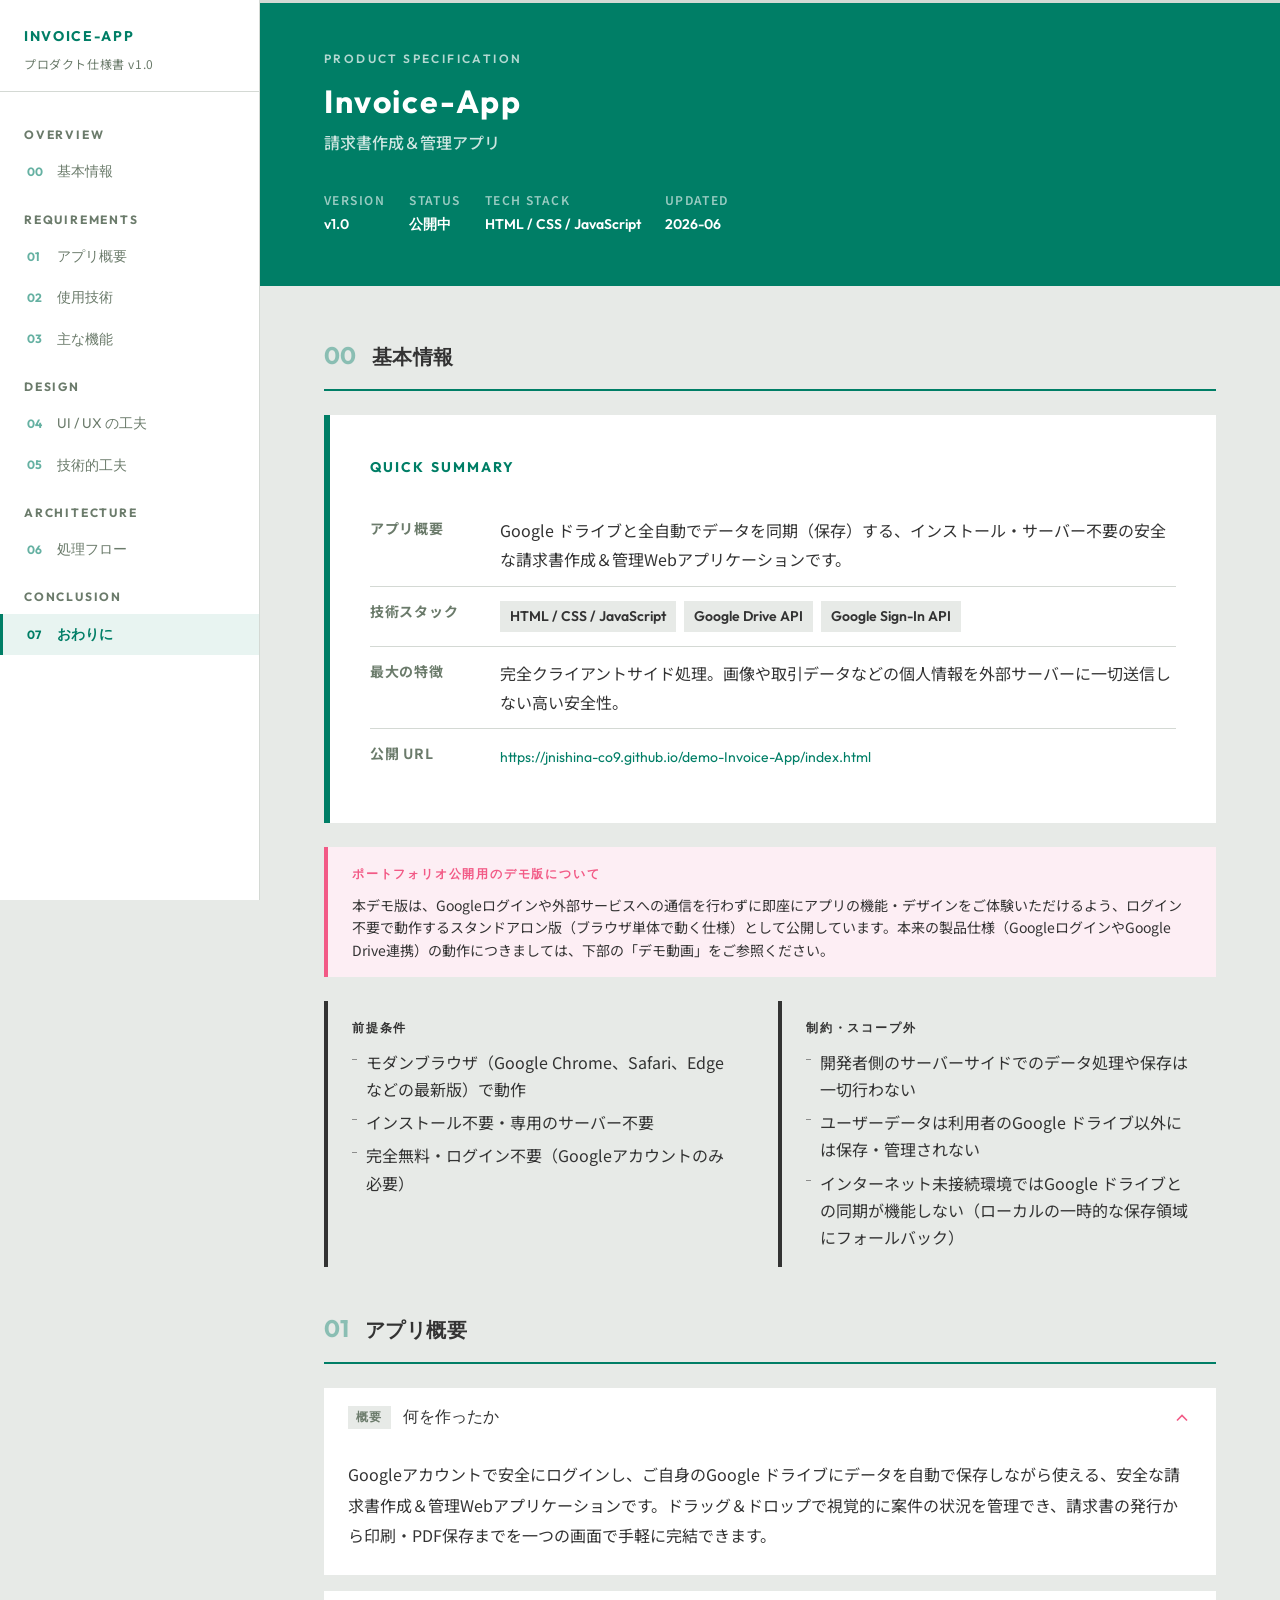
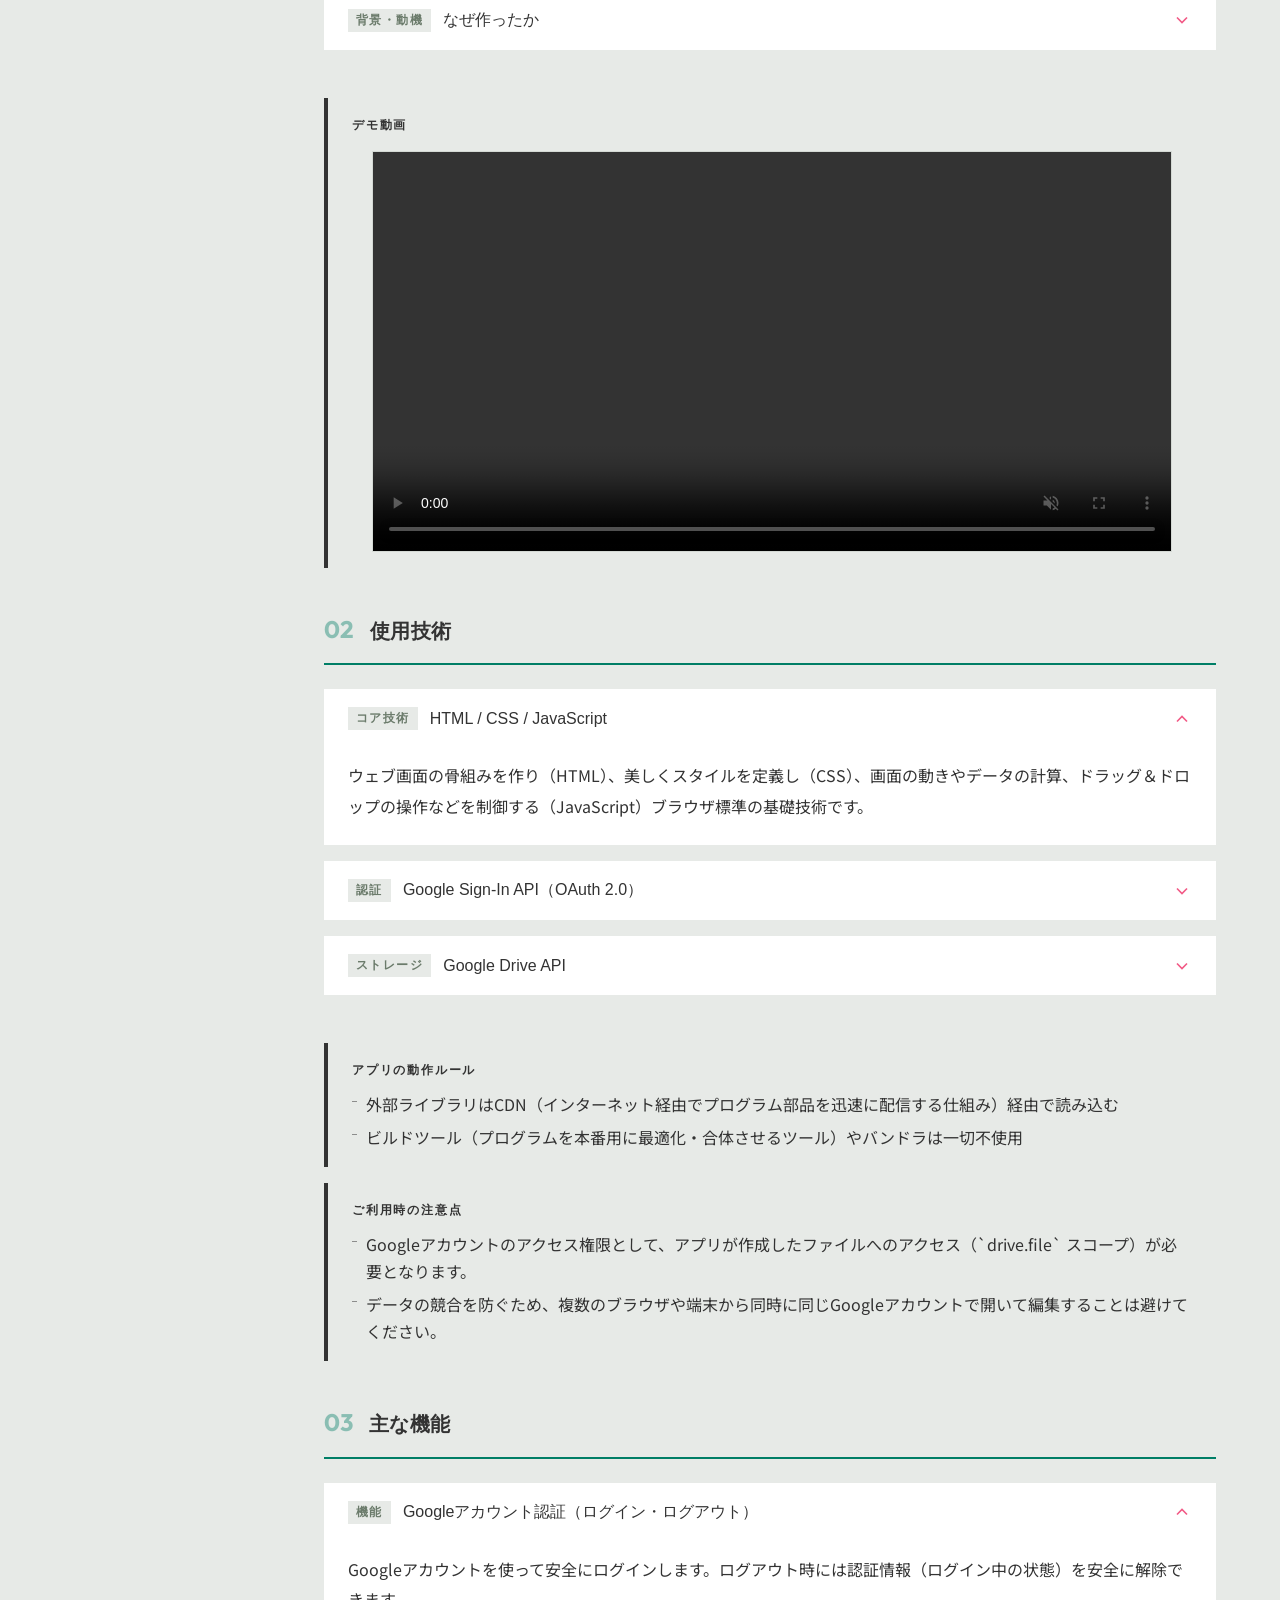
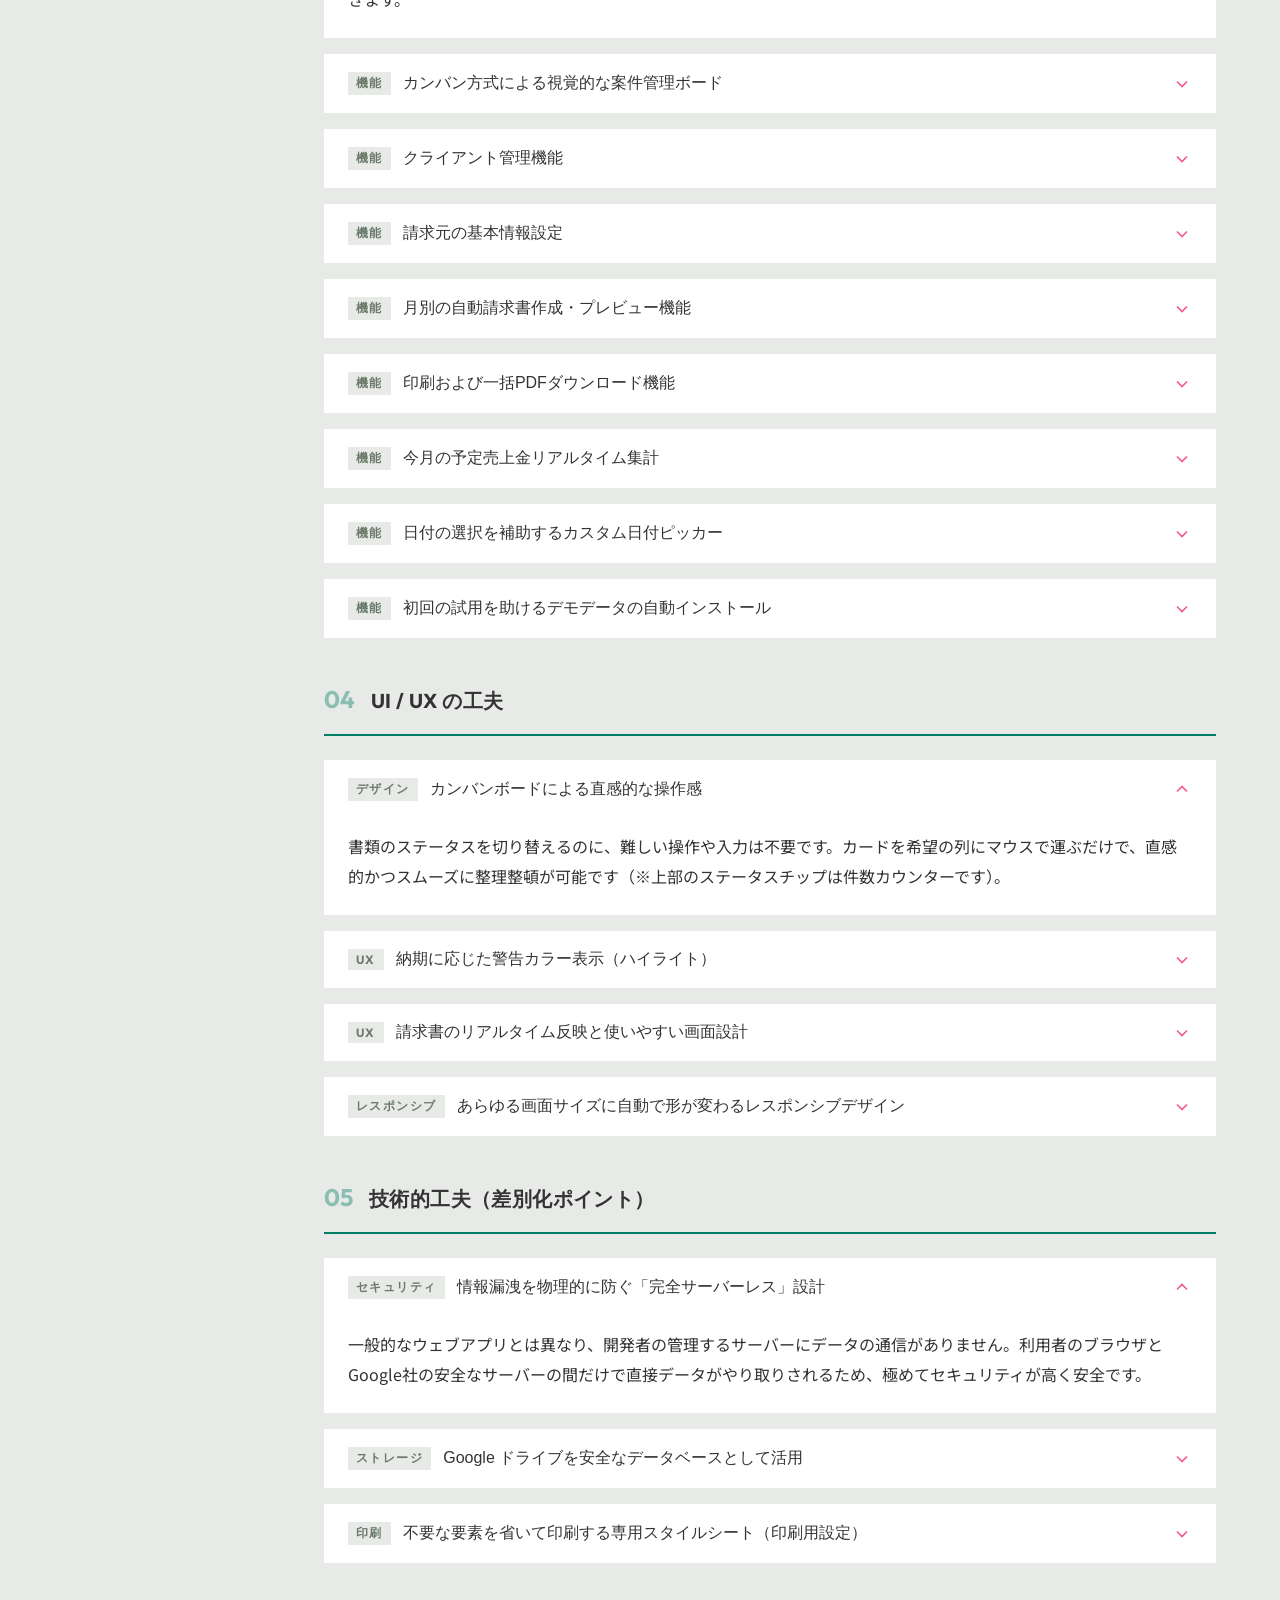
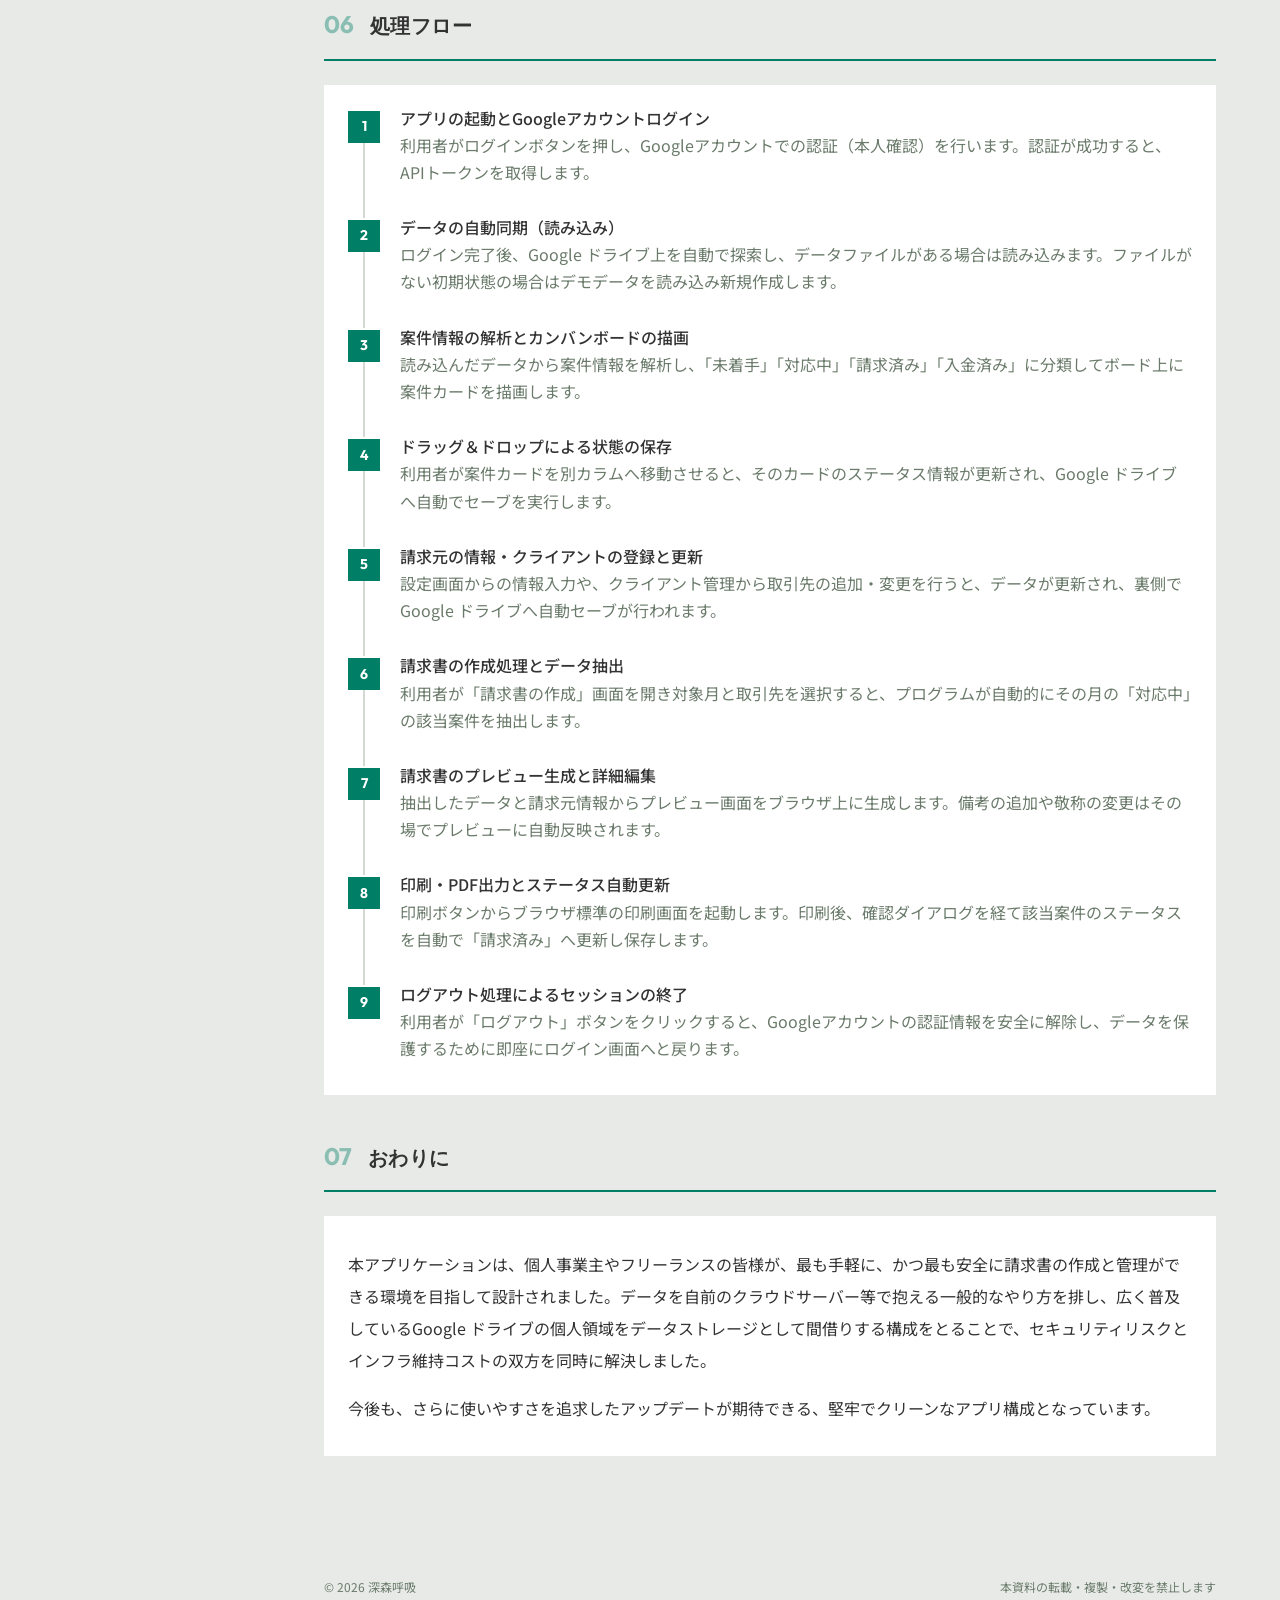
<file: spec.html>
<!DOCTYPE html>
<html lang="ja">

<head>
  <meta charset="UTF-8">
  <meta name="viewport" content="width=device-width, initial-scale=1.0">
  <link rel="icon" href="favicon.png" type="image/png">
  <link rel="apple-touch-icon" href="apple-touch-icon.png">
  <title>仕様書 | Invoice-App</title>
  <link rel="preconnect" href="https://fonts.googleapis.com">
  <link rel="preconnect" href="https://fonts.gstatic.com" crossorigin>
  <link
    href="https://fonts.googleapis.com/css2?family=Noto+Sans+JP:wght@400;500;700&family=Outfit:wght@400;600;700&display=swap"
    rel="stylesheet">
  <style>
    /* =============================================
     RESET & BASE
  ============================================= */
    *,
    *::before,
    *::after {
      box-sizing: border-box;
      margin: 0;
      padding: 0;
    }

    :root {
      /* 4色パレット（SPEC-HTML.md指定） */
      --color-main: #007E66;
      /* メインカラー（ダークグリーン） */
      --color-base: #FFFFFF;
      /* ベースカラー（白） */
      --color-sub: #E7EAE7;
      /* サブカラー（ライトグレーグリーン） */
      --color-accent: #F25A86;
      /* アクセントカラー（ピンク） */
      --color-text: #333333;
      /* テキストカラー */
      /* 派生色 */
      --color-text-sub: #6B7B6B;
      --color-border: #D4D9D4;
      --color-main-light: #E8F4F1;
      --color-accent-light: #FDEEF4;
      --font-base: 'Noto Sans JP', 'Segoe UI', 'Hiragino Kaku Gothic ProN', 'Hiragino Sans', 'Yu Gothic', 'Meiryo', sans-serif;
      --font-accent: 'Outfit', 'Segoe UI', -apple-system, sans-serif;
      --sidebar-width: 260px;
    }

    html {
      scroll-behavior: smooth;
    }

    body {
      font-family: var(--font-base);
      font-size: 16px;
      line-height: 1.8;
      color: var(--color-text);
      background: var(--color-sub);
      min-height: 100vh;
    }

    /* =============================================
     LAYOUT SHELL
  ============================================= */
    .layout {
      display: flex;
      min-height: 100vh;
    }

    /* =============================================
     SIDEBAR
  ============================================= */
    .sidebar {
      position: fixed;
      top: 0;
      left: 0;
      width: var(--sidebar-width);
      height: 100vh;
      background: var(--color-base);
      display: flex;
      flex-direction: column;
      overflow: hidden;
      z-index: 100;
      border-right: 1px solid var(--color-border);
    }

    .sidebar__brand {
      padding: 24px 24px 16px;
      border-bottom: 1px solid var(--color-border);
      flex-shrink: 0;
    }

    .sidebar__app-name {
      font-family: var(--font-accent);
      font-size: 14px;
      font-weight: 700;
      letter-spacing: 0.12em;
      color: var(--color-main);
      text-decoration: none;
      display: block;
    }

    .sidebar__app-name:hover {
      opacity: 0.7;
    }

    .sidebar__doc-type {
      font-size: 12px;
      color: var(--color-text-sub);
      letter-spacing: 0.05em;
      margin-top: 4px;
    }

    .sidebar__nav {
      flex: 1;
      overflow-y: auto;
      padding: 16px 0 24px;
    }

    .sidebar__nav::-webkit-scrollbar {
      width: 4px;
    }

    .sidebar__nav::-webkit-scrollbar-track {
      background: transparent;
    }

    .sidebar__nav::-webkit-scrollbar-thumb {
      background: var(--color-border);
    }

    .nav__section-label {
      font-family: var(--font-accent);
      font-size: 12px;
      font-weight: 700;
      letter-spacing: 0.15em;
      color: var(--color-text-sub);
      text-transform: uppercase;
      padding: 16px 24px 6px;
    }

    .nav__item {
      display: flex;
      align-items: center;
      gap: 10px;
      padding: 8px 24px;
      font-family: var(--font-accent);
      font-size: 14px;
      color: var(--color-text-sub);
      text-decoration: none;
      cursor: pointer;
      transition: background 0.15s, color 0.15s;
      border-left: 3px solid transparent;
    }

    .nav__item:hover {
      background: var(--color-sub);
      color: var(--color-text);
    }

    .nav__item.is-active {
      background: var(--color-main-light);
      color: var(--color-main);
      border-left-color: var(--color-main);
      font-weight: 700;
    }

    .nav__item-num {
      font-family: var(--font-accent);
      font-size: 12px;
      font-weight: 700;
      color: var(--color-main);
      opacity: 0.6;
      min-width: 20px;
    }

    .nav__item.is-active .nav__item-num {
      opacity: 1;
    }

    /* =============================================
     MAIN CONTENT
  ============================================= */
    .main {
      margin-left: var(--sidebar-width);
      flex: 1;
      min-width: 0;
    }

    /* =============================================
     PAGE HEADER
  ============================================= */
    .page-header {
      background: var(--color-main);
      padding: 48px 64px;
    }

    .page-header__eyebrow {
      font-family: var(--font-accent);
      font-size: 12px;
      font-weight: 600;
      letter-spacing: 0.2em;
      color: rgba(255, 255, 255, 0.7);
      text-transform: uppercase;
      margin-bottom: 12px;
    }

    .page-header__title {
      font-family: var(--font-accent);
      font-size: 32px;
      font-weight: 700;
      color: var(--color-base);
      letter-spacing: 0.05em;
      line-height: 1.2;
    }

    .page-header__subtitle {
      font-size: 16px;
      color: rgba(255, 255, 255, 0.8);
      margin-top: 8px;
      font-weight: 500;
    }

    .page-header__meta {
      display: flex;
      gap: 24px;
      margin-top: 32px;
      flex-wrap: wrap;
    }

    .meta-badge {
      display: flex;
      flex-direction: column;
      gap: 2px;
    }

    .meta-badge__label {
      font-size: 12px;
      letter-spacing: 0.12em;
      color: rgba(255, 255, 255, 0.6);
      text-transform: uppercase;
      font-weight: 600;
    }

    .meta-badge__value {
      font-family: var(--font-accent);
      font-size: 14px;
      color: var(--color-base);
      font-weight: 600;
    }

    /* =============================================
     CONTENT AREA
  ============================================= */
    .content {
      padding: 48px 64px;
    }

    /* =============================================
     APP CARD (Section 0)
  ============================================= */
    .app-card {
      background: var(--color-base);
      padding: 40px;
      margin-bottom: 48px;
      border-left: 6px solid var(--color-main);
    }

    .app-card__title {
      font-family: var(--font-accent);
      font-size: 14px;
      font-weight: 700;
      letter-spacing: 0.15em;
      color: var(--color-main);
      text-transform: uppercase;
      margin-bottom: 24px;
    }

    .app-card__table {
      width: 100%;
      border-collapse: collapse;
    }

    .app-card__table tr {
      border-bottom: 1px solid var(--color-border);
    }

    .app-card__table tr:last-child {
      border-bottom: none;
    }

    .app-card__table th {
      font-size: 14px;
      font-weight: 700;
      color: var(--color-text-sub);
      letter-spacing: 0.05em;
      padding: 12px 16px 12px 0;
      text-align: left;
      white-space: nowrap;
      width: 130px;
      vertical-align: top;
    }

    .app-card__table td {
      font-size: 16px;
      color: var(--color-text);
      padding: 12px 0;
      vertical-align: top;
    }

    .tech-tag {
      display: inline-block;
      background: var(--color-sub);
      color: var(--color-text);
      font-size: 14px;
      padding: 3px 10px;
      font-family: var(--font-accent);
      font-weight: 600;
      margin: 2px 4px 2px 0;
    }

    .url-link {
      font-family: var(--font-accent);
      font-size: 14px;
      color: var(--color-main);
      text-decoration: none;
    }

    /* =============================================
     SECTION
  ============================================= */
    .spec-section {
      margin-bottom: 40px;
      scroll-margin-top: 24px;
    }

    .section-header {
      display: flex;
      align-items: baseline;
      gap: 16px;
      margin-bottom: 24px;
      padding-bottom: 12px;
      border-bottom: 2px solid var(--color-main);
    }

    .section-num {
      font-family: var(--font-accent);
      font-size: 24px;
      font-weight: 700;
      color: var(--color-main);
      opacity: 0.4;
    }

    .section-title {
      font-family: var(--font-accent);
      font-size: 20px;
      font-weight: 700;
      color: var(--color-text);
      letter-spacing: 0.02em;
    }

    .section-body {
      display: flex;
      flex-direction: column;
      gap: 16px;
    }

    /* =============================================
     ACCORDION
  ============================================= */
    .accordion {
      background: var(--color-base);
      overflow: hidden;
    }

    .accordion__trigger {
      width: 100%;
      display: flex;
      align-items: center;
      justify-content: space-between;
      padding: 18px 24px;
      background: none;
      border: none;
      cursor: pointer;
      text-align: left;
      gap: 12px;
      transition: background 0.15s;
    }

    .accordion__trigger:hover {
      background: var(--color-main-light);
    }

    .accordion__trigger-left {
      display: flex;
      align-items: center;
      gap: 12px;
    }

    .accordion__tag {
      font-family: var(--font-accent);
      font-size: 12px;
      font-weight: 700;
      letter-spacing: 0.12em;
      text-transform: uppercase;
      padding: 3px 8px;
      white-space: nowrap;
      background: var(--color-sub);
      color: var(--color-text-sub);
    }

    .accordion__title {
      font-size: 16px;
      font-weight: 500;
      color: var(--color-text);
    }

    .accordion__icon {
      width: 20px;
      height: 20px;
      flex-shrink: 0;
      color: var(--color-accent);
      transition: transform 0.25s ease;
    }

    .accordion.is-open .accordion__icon {
      transform: rotate(180deg);
    }

    .accordion__body {
      display: none;
      padding: 12px 24px 24px;
      animation: fadeIn 0.2s ease;
    }

    .accordion.is-open .accordion__body {
      display: block;
    }

    @keyframes fadeIn {
      from {
        opacity: 0;
        transform: translateY(-4px);
      }

      to {
        opacity: 1;
        transform: translateY(0);
      }
    }

    .accordion__body p {
      font-size: 16px;
      line-height: 1.9;
      color: var(--color-text);
      margin-bottom: 12px;
    }

    .accordion__body p:last-child {
      margin-bottom: 0;
    }

    /* =============================================
     SPEC BLOCKS
  ============================================= */
    .block-grid {
      display: grid;
      grid-template-columns: 1fr 1fr;
      gap: 16px;
    }

    .spec-block {
      padding: 16px 24px;
      background: transparent;
      border-left: 4px solid var(--color-text);
    }

    .accordion+.spec-block,
    .accordion+.block-grid,
    .app-card+.spec-block,
    .app-card+.block-grid {
      margin-top: 32px;
    }

    .spec-block__label {
      font-family: var(--font-accent);
      font-size: 12px;
      font-weight: 700;
      letter-spacing: 0.15em;
      text-transform: uppercase;
      margin-bottom: 10px;
      color: var(--color-text);
    }

    .spec-block ul {
      list-style: none;
      display: flex;
      flex-direction: column;
      gap: 6px;
    }

    .spec-block li {
      font-size: 16px;
      line-height: 1.7;
      color: var(--color-text);
      padding-left: 14px;
      position: relative;
    }

    .spec-block li::before {
      content: '';
      position: absolute;
      left: 0;
      top: 10px;
      width: 5px;
      height: 1px;
      background: currentColor;
      opacity: 0.5;
    }

    .demo-video-wrapper {
      position: relative;
      width: 100%;
      max-width: 800px;
      margin: 16px auto 0 auto;
    }

    .demo-video-wrapper video {
      width: 100%;
      height: auto;
      display: block;
      border: 1px solid var(--color-border);
    }

    /* =============================================
     FLOW DIAGRAM
  ============================================= */
    .flow {
      display: flex;
      flex-direction: column;
      gap: 0;
      background: var(--color-base);
      padding: 24px 24px 32px;
    }

    .flow-step {
      display: flex;
      align-items: flex-start;
      gap: 20px;
    }

    .flow-step__left {
      display: flex;
      flex-direction: column;
      align-items: center;
      flex-shrink: 0;
      align-self: stretch;
    }

    .flow-step__num {
      width: 32px;
      height: 32px;
      background: var(--color-main);
      color: var(--color-base);
      font-family: var(--font-accent);
      font-size: 14px;
      font-weight: 700;
      display: flex;
      align-items: center;
      justify-content: center;
      flex-shrink: 0;
      margin-top: 2px;
    }

    .flow-step__line {
      width: 2px;
      flex: 1;
      min-height: 32px;
      background: var(--color-border);
      margin: 0 auto;
    }

    .flow-step:last-child .flow-step__line {
      display: none;
    }

    .flow-step__content {
      padding-top: 0;
      padding-bottom: 32px;
    }

    .flow-step:last-child .flow-step__content {
      padding-bottom: 0;
    }

    .flow-step__title {
      font-size: 16px;
      font-weight: 500;
      color: var(--color-text);
      margin-bottom: 4px;
      line-height: 1.2;
    }

    .flow-step__desc {
      font-size: 16px;
      color: var(--color-text-sub);
      line-height: 1.7;
    }

    /* =============================================
     PAGE FOOTER
  ============================================= */
    .page-footer {
      padding: 32px 64px 48px;
      display: flex;
      justify-content: space-between;
      align-items: center;
      font-size: 12px;
      color: var(--color-text-sub);
    }

    /* =============================================
     PROGRESS BAR
  ============================================= */
    .reading-progress {
      position: fixed;
      top: 0;
      left: var(--sidebar-width);
      right: 0;
      height: 3px;
      background: var(--color-border);
      z-index: 200;
    }

    .reading-progress__bar {
      height: 100%;
      background: var(--color-main);
      width: 0%;
      transition: width 0.1s linear;
    }

    /* =============================================
     RESPONSIVE
  ============================================= */
    @media (min-width: 1440px) {
      :root {
        --sidebar-width: 280px;
      }

      .content {
        padding: 56px 80px;
      }

      .page-header {
        padding: 56px 80px;
      }

      .page-footer {
        padding: 24px 80px;
      }
    }

    @media (max-width: 1023px) {
      :root {
        --sidebar-width: 220px;
      }

      .content {
        padding: 32px 40px;
      }

      .page-header {
        padding: 40px;
      }

      .page-footer {
        padding: 20px 40px;
      }

      .block-grid {
        grid-template-columns: 1fr;
      }
    }

    @media (max-width: 767px) {
      .sidebar {
        transform: translateX(-100%);
        transition: transform 0.3s ease;
      }

      .sidebar.is-open {
        transform: translateX(0);
      }

      .main {
        margin-left: 0;
      }

      .page-footer {
        padding: 16px 20px 24px;
        flex-direction: column;
        gap: 4px;
        text-align: center;
        font-size: 11px;
      }

      .reading-progress {
        left: 0;
      }

      .page-header {
        padding: 56px 20px 32px;
      }

      .page-header__title {
        font-size: 24px;
      }

      .section-title {
        font-size: 16px;
      }

      .section-num {
        font-size: 18px;
      }

      .accordion__title,
      .flow-step__title {
        font-size: 14px;
      }

      .accordion__body p,
      .spec-block li,
      .flow-step__desc,
      .app-card__table td {
        font-size: 14px;
      }

      .nav__item,
      .app-card__table th,
      .meta-badge__value,
      .tech-tag,
      .url-link,
      .flow-step__num {
        font-size: 13px;
      }

      .sidebar__doc-type,
      .nav__section-label,
      .nav__item-num,
      .meta-badge__label,
      .accordion__tag,
      .spec-block__label {
        font-size: 11px;
      }

      .content {
        padding: 24px 20px;
      }

      .block-grid {
        grid-template-columns: 1fr;
      }

      .menu-toggle {
        display: flex;
        position: fixed;
        top: 16px;
        right: 16px;
        width: 44px;
        height: 44px;
        background: var(--color-main);
        color: #fff;
        align-items: center;
        justify-content: center;
        cursor: pointer;
        z-index: 300;
        border: none;
      }

      .scroll-top-btn {
        display: flex;
      }

      .overlay {
        display: none;
        position: fixed;
        inset: 0;
        background: rgba(0, 0, 0, 0.4);
        z-index: 99;
      }

      .overlay.is-active {
        display: block;
      }
    }

    /* =============================================
     SCROLL TO TOP BUTTON
  ============================================= */
    .scroll-top-btn {
      display: none;
      position: fixed;
      bottom: 24px;
      right: 16px;
      width: 44px;
      height: 44px;
      background: var(--color-text);
      color: #fff;
      align-items: center;
      justify-content: center;
      cursor: pointer;
      z-index: 200;
      border: none;
      opacity: 0;
      transition: opacity 0.3s ease;
    }

    .scroll-top-btn.is-visible {
      opacity: 1;
    }

    /* =============================================
     PRINT
  ============================================= */
    @media print {

      .sidebar,
      .reading-progress,
      .menu-toggle,
      .scroll-top-btn {
        display: none !important;
      }

      .main {
        margin-left: 0;
      }

      .accordion__body {
        display: block !important;
      }

      .accordion__icon {
        display: none;
      }

      .page-header {
        background: none;
        padding: 0 0 24px;
        border-bottom: 2px solid #000;
      }

      .page-header__title,
      .page-header__subtitle {
        color: #000;
      }

      .page-header__eyebrow,
      .meta-badge__label {
        color: #666;
      }

      .meta-badge__value {
        color: #000;
      }
    }
  </style>
</head>

<body>

  <!-- 読書進捗バー -->
  <div class="reading-progress" role="progressbar" aria-label="読書進捗">
    <div class="reading-progress__bar" id="progressBar"></div>
  </div>

  <!-- モバイルオーバーレイ -->
  <div class="overlay" id="overlay"></div>

  <!-- メニューボタン（SP時・右上固定） -->
  <button class="menu-toggle" id="menuToggle" aria-label="目次を開く" style="display:none;">
    <svg width="18" height="18" viewBox="0 0 24 24" fill="none" stroke="currentColor" stroke-width="2.5">
      <line x1="3" y1="6" x2="21" y2="6" />
      <line x1="3" y1="12" x2="21" y2="12" />
      <line x1="3" y1="18" x2="21" y2="18" />
    </svg>
  </button>

  <!-- トップへ戻るボタン（SP時・右下固定） -->
  <button class="scroll-top-btn" id="scrollTopBtn" aria-label="ページ先頭に戻る">
    <svg width="18" height="18" viewBox="0 0 24 24" fill="none" stroke="currentColor" stroke-width="2.5">
      <polyline points="18 15 12 9 6 15" />
    </svg>
  </button>

  <div class="layout">

    <!-- ======= SIDEBAR ======= -->
    <aside class="sidebar" id="sidebar" role="navigation" aria-label="目次">
      <div class="sidebar__brand">
        <a href="#" class="sidebar__app-name">INVOICE-APP</a>
        <div class="sidebar__doc-type">プロダクト仕様書 v1.0</div>
      </div>

      <nav class="sidebar__nav">
        <div class="nav__section-label">Overview</div>
        <a class="nav__item" href="#sec-0" id="nav-0">
          <span class="nav__item-num">00</span>基本情報
        </a>

        <div class="nav__section-label">Requirements</div>
        <a class="nav__item" href="#sec-1" id="nav-1">
          <span class="nav__item-num">01</span>アプリ概要
        </a>
        <a class="nav__item" href="#sec-2" id="nav-2">
          <span class="nav__item-num">02</span>使用技術
        </a>
        <a class="nav__item" href="#sec-3" id="nav-3">
          <span class="nav__item-num">03</span>主な機能
        </a>

        <div class="nav__section-label">Design</div>
        <a class="nav__item" href="#sec-4" id="nav-4">
          <span class="nav__item-num">04</span>UI / UX の工夫
        </a>
        <a class="nav__item" href="#sec-5" id="nav-5">
          <span class="nav__item-num">05</span>技術的工夫
        </a>

        <div class="nav__section-label">Architecture</div>
        <a class="nav__item" href="#sec-6" id="nav-6">
          <span class="nav__item-num">06</span>処理フロー
        </a>

        <div class="nav__section-label">Conclusion</div>
        <a class="nav__item" href="#sec-7" id="nav-7">
          <span class="nav__item-num">07</span>おわりに
        </a>
      </nav>
    </aside>

    <!-- ======= MAIN ======= -->
    <div class="main">

      <!-- PAGE HEADER -->
      <header class="page-header">
        <div class="page-header__eyebrow">PRODUCT SPECIFICATION</div>
        <h1 class="page-header__title">Invoice-App</h1>
        <div class="page-header__subtitle">請求書作成＆管理アプリ</div>
        <div class="page-header__meta">
          <div class="meta-badge">
            <span class="meta-badge__label">Version</span>
            <span class="meta-badge__value">v1.0</span>
          </div>
          <div class="meta-badge">
            <span class="meta-badge__label">Status</span>
            <span class="meta-badge__value">公開中</span>
          </div>
          <div class="meta-badge">
            <span class="meta-badge__label">Tech Stack</span>
            <span class="meta-badge__value">HTML / CSS / JavaScript</span>
          </div>
          <div class="meta-badge">
            <span class="meta-badge__label">Updated</span>
            <span class="meta-badge__value">2026-06</span>
          </div>
        </div>
      </header>

      <!-- CONTENT -->
      <main class="content">

        <!-- ================================
           SECTION 0: 基本情報
      ================================ -->
        <section class="spec-section" id="sec-0" aria-labelledby="title-0">
          <div class="section-header">
            <span class="section-num">00</span>
            <h2 class="section-title" id="title-0">基本情報</h2>
          </div>

          <div class="app-card">
            <div class="app-card__title">Quick Summary</div>
            <table class="app-card__table">
              <tbody>
                <tr>
                  <th>アプリ概要</th>
                  <td>Google ドライブと全自動でデータを同期（保存）する、インストール・サーバー不要の安全な請求書作成＆管理Webアプリケーションです。</td>
                </tr>
                <tr>
                  <th>技術スタック</th>
                  <td>
                    <span class="tech-tag">HTML / CSS / JavaScript</span>
                    <span class="tech-tag">Google Drive API</span>
                    <span class="tech-tag">Google Sign-In API</span>
                  </td>
                </tr>
                <tr>
                  <th>最大の特徴</th>
                  <td>完全クライアントサイド処理。画像や取引データなどの個人情報を外部サーバーに一切送信しない高い安全性。</td>
                </tr>
                <tr>
                  <th>公開 URL</th>
                  <td>
                    <a href="https://jnishina-co9.github.io/demo-Invoice-App/index.html" class="url-link" target="_blank" rel="noopener noreferrer">https://jnishina-co9.github.io/demo-Invoice-App/index.html</a>
                  </td>
                </tr>
              </tbody>
            </table>
          </div>

          <div class="spec-block" style="border-left-color: var(--color-accent); background: var(--color-accent-light); margin-top: -24px; margin-bottom: 24px;">
            <div class="spec-block__label" style="color: var(--color-accent);">ポートフォリオ公開用のデモ版について</div>
            <p style="font-size: 14px; line-height: 1.6; color: var(--color-text); padding: 0; margin: 0;">本デモ版は、Googleログインや外部サービスへの通信を行わずに即座にアプリの機能・デザインをご体験いただけるよう、ログイン不要で動作するスタンドアロン版（ブラウザ単体で動く仕様）として公開しています。本来の製品仕様（GoogleログインやGoogle Drive連携）の動作につきましては、下部の「デモ動画」をご参照ください。</p>
          </div>

          <div class="block-grid">
            <div class="spec-block spec-block--premise">
              <div class="spec-block__label">前提条件</div>
              <ul>
                <li>モダンブラウザ（Google Chrome、Safari、Edgeなどの最新版）で動作</li>
                <li>インストール不要・専用のサーバー不要</li>
                <li>完全無料・ログイン不要（Googleアカウントのみ必要）</li>
              </ul>
            </div>
            <div class="spec-block spec-block--constraint">
              <div class="spec-block__label">制約・スコープ外</div>
              <ul>
                <li>開発者側のサーバーサイドでのデータ処理や保存は一切行わない</li>
                <li>ユーザーデータは利用者のGoogle ドライブ以外には保存・管理されない</li>
                <li>インターネット未接続環境ではGoogle ドライブとの同期が機能しない（ローカルの一時的な保存領域にフォールバック）</li>
              </ul>
            </div>
          </div>
        </section>

        <!-- ================================
           SECTION 1: アプリ概要
      ================================ -->
        <section class="spec-section" id="sec-1" aria-labelledby="title-1">
          <div class="section-header">
            <span class="section-num">01</span>
            <h2 class="section-title" id="title-1">アプリ概要</h2>
          </div>
          <div class="section-body">

            <div class="accordion is-open" id="acc-1-1">
              <button class="accordion__trigger" aria-expanded="true" aria-controls="body-1-1">
                <div class="accordion__trigger-left">
                  <span class="accordion__tag accordion__tag--feature">概要</span>
                  <span class="accordion__title">何を作ったか</span>
                </div>
                <svg class="accordion__icon" viewBox="0 0 24 24" fill="none" stroke="currentColor" stroke-width="2">
                  <polyline points="6 9 12 15 18 9" />
                </svg>
              </button>
              <div class="accordion__body" id="body-1-1">
                <p>Googleアカウントで安全にログインし、ご自身のGoogle
                  ドライブにデータを自動で保存しながら使える、安全な請求書作成＆管理Webアプリケーションです。ドラッグ＆ドロップで視覚的に案件の状況を管理でき、請求書の発行から印刷・PDF保存までを一つの画面で手軽に完結できます。
                </p>
              </div>
            </div>

            <div class="accordion" id="acc-1-2">
              <button class="accordion__trigger" aria-expanded="false" aria-controls="body-1-2">
                <div class="accordion__trigger-left">
                  <span class="accordion__tag accordion__tag--rationale">背景・動機</span>
                  <span class="accordion__title">なぜ作ったか</span>
                </div>
                <svg class="accordion__icon" viewBox="0 0 24 24" fill="none" stroke="currentColor" stroke-width="2">
                  <polyline points="6 9 12 15 18 9" />
                </svg>
              </button>
              <div class="accordion__body" id="body-1-2">
                <p><strong>背景：</strong>個人事業主（フリーランス）や小規模事業者は、日常的に多くの案件管理と請求書発行の手間に追われています。</p>
                <p><strong>課題：</strong>一般的な請求書作成ツールは月額の利用料がかかることが多く、また大切な売上や取引先のデータを外部のシステム会社に預けるため、情報漏洩のリスクが存在します。</p>
                <p><strong>解決策：</strong>インストールや専用サーバーを一切不要とし、完全無料で利用できる構成にしました。データは利用者自身のGoogle
                  ドライブだけに自動で保存される仕組みにすることで、抜群の安心感と手軽さを同時に実現しました。</p>
              </div>
            </div>

            <div class="spec-block">
              <div class="spec-block__label">デモ動画</div>
              <div class="demo-video-wrapper">
                <video src="demo.mp4" preload="metadata" autoplay loop muted playsinline controls>
                  お使いのブラウザは動画の再生に対応していません。
                </video>
              </div>
            </div>

          </div>
        </section>

        <!-- ================================
           SECTION 2: 使用技術
      ================================ -->
        <section class="spec-section" id="sec-2" aria-labelledby="title-2">
          <div class="section-header">
            <span class="section-num">02</span>
            <h2 class="section-title" id="title-2">使用技術</h2>
          </div>
          <div class="section-body">

            <div class="accordion is-open" id="acc-2-1">
              <button class="accordion__trigger" aria-expanded="true" aria-controls="body-2-1">
                <div class="accordion__trigger-left">
                  <span class="accordion__tag accordion__tag--tech">コア技術</span>
                  <span class="accordion__title">HTML / CSS / JavaScript</span>
                </div>
                <svg class="accordion__icon" viewBox="0 0 24 24" fill="none" stroke="currentColor" stroke-width="2">
                  <polyline points="6 9 12 15 18 9" />
                </svg>
              </button>
              <div class="accordion__body" id="body-2-1">
                <p>ウェブ画面の骨組みを作り（HTML）、美しくスタイルを定義し（CSS）、画面の動きやデータの計算、ドラッグ＆ドロップの操作などを制御する（JavaScript）ブラウザ標準の基礎技術です。</p>
              </div>
            </div>

            <div class="accordion" id="acc-2-2">
              <button class="accordion__trigger" aria-expanded="false" aria-controls="body-2-2">
                <div class="accordion__trigger-left">
                  <span class="accordion__tag accordion__tag--tech">認証</span>
                  <span class="accordion__title">Google Sign-In API（OAuth 2.0）</span>
                </div>
                <svg class="accordion__icon" viewBox="0 0 24 24" fill="none" stroke="currentColor" stroke-width="2">
                  <polyline points="6 9 12 15 18 9" />
                </svg>
              </button>
              <div class="accordion__body" id="body-2-2">
                <p>Googleアカウントを使用して、安全にログイン・ログアウトを行う仕組みです。パスワードなどの大事な情報をアプリ側に保存することなく、安全に本人確認を行えます。</p>
              </div>
            </div>

            <div class="accordion" id="acc-2-3">
              <button class="accordion__trigger" aria-expanded="false" aria-controls="body-2-3">
                <div class="accordion__trigger-left">
                  <span class="accordion__tag accordion__tag--tech">ストレージ</span>
                  <span class="accordion__title">Google Drive API</span>
                </div>
                <svg class="accordion__icon" viewBox="0 0 24 24" fill="none" stroke="currentColor" stroke-width="2">
                  <polyline points="6 9 12 15 18 9" />
                </svg>
              </button>
              <div class="accordion__body" id="body-2-3">
                <p>利用者のGoogle ドライブ内の特定のフォルダーに、本アプリのデータ（JSONファイルと呼ばれる、テキスト形式のデータ保管庫）を自動で保存・読み込みするための接続用プログラムです。</p>
              </div>
            </div>

            <div class="spec-block spec-block--premise">
              <div class="spec-block__label">アプリの動作ルール</div>
              <ul>
                <li>外部ライブラリはCDN（インターネット経由でプログラム部品を迅速に配信する仕組み）経由で読み込む</li>
                <li>ビルドツール（プログラムを本番用に最適化・合体させるツール）やバンドラは一切不使用</li>
              </ul>
            </div>
            <div class="spec-block spec-block--constraint">
              <div class="spec-block__label">ご利用時の注意点</div>
              <ul>
                <li>Googleアカウントのアクセス権限として、アプリが作成したファイルへのアクセス（`drive.file` スコープ）が必要となります。</li>
                <li>データの競合を防ぐため、複数のブラウザや端末から同時に同じGoogleアカウントで開いて編集することは避けてください。</li>
              </ul>
            </div>

          </div>
        </section>

        <!-- ================================
           SECTION 3: 主な機能
      ================================ -->
        <section class="spec-section" id="sec-3" aria-labelledby="title-3">
          <div class="section-header">
            <span class="section-num">03</span>
            <h2 class="section-title" id="title-3">主な機能</h2>
          </div>
          <div class="section-body">

            <div class="accordion is-open" id="acc-3-1">
              <button class="accordion__trigger" aria-expanded="true" aria-controls="body-3-1">
                <div class="accordion__trigger-left">
                  <span class="accordion__tag accordion__tag--feature">機能</span>
                  <span class="accordion__title">Googleアカウント認証（ログイン・ログアウト）</span>
                </div>
                <svg class="accordion__icon" viewBox="0 0 24 24" fill="none" stroke="currentColor" stroke-width="2">
                  <polyline points="6 9 12 15 18 9" />
                </svg>
              </button>
              <div class="accordion__body" id="body-3-1">
                <p>Googleアカウントを使って安全にログインします。ログアウト時には認証情報（ログイン中の状態）を安全に解除できます。</p>
              </div>
            </div>

            <div class="accordion" id="acc-3-2">
              <button class="accordion__trigger" aria-expanded="false" aria-controls="body-3-2">
                <div class="accordion__trigger-left">
                  <span class="accordion__tag accordion__tag--feature">機能</span>
                  <span class="accordion__title">カンバン方式による視覚的な案件管理ボード</span>
                </div>
                <svg class="accordion__icon" viewBox="0 0 24 24" fill="none" stroke="currentColor" stroke-width="2">
                  <polyline points="6 9 12 15 18 9" />
                </svg>
              </button>
              <div class="accordion__body" id="body-3-2">
                <p>未着手・対応中・請求済み・入金済みの4つの状況に分かれたボード上で、案件のカードをドラッグ＆ドロップするだけで状況を素早く更新できます。</p>
              </div>
            </div>

            <div class="accordion" id="acc-3-3">
              <button class="accordion__trigger" aria-expanded="false" aria-controls="body-3-3">
                <div class="accordion__trigger-left">
                  <span class="accordion__tag accordion__tag--feature">機能</span>
                  <span class="accordion__title">クライアント管理機能</span>
                </div>
                <svg class="accordion__icon" viewBox="0 0 24 24" fill="none" stroke="currentColor" stroke-width="2">
                  <polyline points="6 9 12 15 18 9" />
                </svg>
              </button>
              <div class="accordion__body" id="body-3-3">
                <p>取引先の名前を追加、変更、削除できます。ここで名前を変更すると、登録済みの案件の取引先名も自動的にすべて書き換わります。</p>
              </div>
            </div>

            <div class="accordion" id="acc-3-4">
              <button class="accordion__trigger" aria-expanded="false" aria-controls="body-3-4">
                <div class="accordion__trigger-left">
                  <span class="accordion__tag accordion__tag--feature">機能</span>
                  <span class="accordion__title">請求元の基本情報設定</span>
                </div>
                <svg class="accordion__icon" viewBox="0 0 24 24" fill="none" stroke="currentColor" stroke-width="2">
                  <polyline points="6 9 12 15 18 9" />
                </svg>
              </button>
              <div class="accordion__body" id="body-3-4">
                <p>自身の会社名・屋号・住所・インボイス制度の登録番号・振込先口座情報を登録し、安全に保存・管理できます。</p>
              </div>
            </div>

            <div class="accordion" id="acc-3-5">
              <button class="accordion__trigger" aria-expanded="false" aria-controls="body-3-5">
                <div class="accordion__trigger-left">
                  <span class="accordion__tag accordion__tag--feature">機能</span>
                  <span class="accordion__title">月別の自動請求書作成・プレビュー機能</span>
                </div>
                <svg class="accordion__icon" viewBox="0 0 24 24" fill="none" stroke="currentColor" stroke-width="2">
                  <polyline points="6 9 12 15 18 9" />
                </svg>
              </button>
              <div class="accordion__body" id="body-3-5">
                <p>
                  対象の月と取引先を指定すると、その月に「対応中」のステータスになっている案件を自動で集計し、綺麗な請求書のプレビュー画面を瞬時に作成します。（※納期が設定されていない「対応中」の案件は、誤請求を防ぐため集計対象外となります）
                </p>
              </div>
            </div>

            <div class="accordion" id="acc-3-6">
              <button class="accordion__trigger" aria-expanded="false" aria-controls="body-3-6">
                <div class="accordion__trigger-left">
                  <span class="accordion__tag accordion__tag--feature">機能</span>
                  <span class="accordion__title">印刷および一括PDFダウンロード機能</span>
                </div>
                <svg class="accordion__icon" viewBox="0 0 24 24" fill="none" stroke="currentColor" stroke-width="2">
                  <polyline points="6 9 12 15 18 9" />
                </svg>
              </button>
              <div class="accordion__body" id="body-3-6">
                <p>
                  プレビューされた請求書を、A4サイズに最適化された綺麗なレイアウトで印刷したり、PDFとして保存したりできます。印刷完了後、自動で該当する案件を「請求済み」のステータスに更新する便利な機能も備えています（※いいえを選択した場合でも印刷自体は実行されます）。
                </p>
              </div>
            </div>

            <div class="accordion" id="acc-3-7">
              <button class="accordion__trigger" aria-expanded="false" aria-controls="body-3-7">
                <div class="accordion__trigger-left">
                  <span class="accordion__tag accordion__tag--feature">機能</span>
                  <span class="accordion__title">今月の予定売上金リアルタイム集計</span>
                </div>
                <svg class="accordion__icon" viewBox="0 0 24 24" fill="none" stroke="currentColor" stroke-width="2">
                  <polyline points="6 9 12 15 18 9" />
                </svg>
              </button>
              <div class="accordion__body" id="body-3-7">
                <p>当月が期限となっている「対応中」および「請求済み」の案件金額を合計し、画面の右上に「今月予定 ¥○○」として常に最新の合計額をリアルタイム表示します。</p>
              </div>
            </div>

            <div class="accordion" id="acc-3-8">
              <button class="accordion__trigger" aria-expanded="false" aria-controls="body-3-8">
                <div class="accordion__trigger-left">
                  <span class="accordion__tag accordion__tag--feature">機能</span>
                  <span class="accordion__title">日付の選択を補助するカスタム日付ピッカー</span>
                </div>
                <svg class="accordion__icon" viewBox="0 0 24 24" fill="none" stroke="currentColor" stroke-width="2">
                  <polyline points="6 9 12 15 18 9" />
                </svg>
              </button>
              <div class="accordion__body" id="body-3-8">
                <p>カレンダーを見ながらマウス操作だけで納期や発行日、支払期日などを正しく入力できる、使い勝手の良い日付選択画面を用意しています。</p>
              </div>
            </div>

            <div class="accordion" id="acc-3-9">
              <button class="accordion__trigger" aria-expanded="false" aria-controls="body-3-9">
                <div class="accordion__trigger-left">
                  <span class="accordion__tag accordion__tag--feature">機能</span>
                  <span class="accordion__title">初回の試用を助けるデモデータの自動インストール</span>
                </div>
                <svg class="accordion__icon" viewBox="0 0 24 24" fill="none" stroke="currentColor" stroke-width="2">
                  <polyline points="6 9 12 15 18 9" />
                </svg>
              </button>
              <div class="accordion__body" id="body-3-9">
                <p>アプリを初めて開いたときに、操作のイメージが湧きやすいようにサンプルデータを自動でセットアップします。</p>
              </div>
            </div>

          </div>
        </section>

        <!-- ================================
           SECTION 4: UI/UXの工夫
      ================================ -->
        <section class="spec-section" id="sec-4" aria-labelledby="title-4">
          <div class="section-header">
            <span class="section-num">04</span>
            <h2 class="section-title" id="title-4">UI / UX の工夫</h2>
          </div>
          <div class="section-body">

            <div class="accordion is-open" id="acc-4-1">
              <button class="accordion__trigger" aria-expanded="true" aria-controls="body-4-1">
                <div class="accordion__trigger-left">
                  <span class="accordion__tag accordion__tag--design">デザイン</span>
                  <span class="accordion__title">カンバンボードによる直感的な操作感</span>
                </div>
                <svg class="accordion__icon" viewBox="0 0 24 24" fill="none" stroke="currentColor" stroke-width="2">
                  <polyline points="6 9 12 15 18 9" />
                </svg>
              </button>
              <div class="accordion__body" id="body-4-1">
                <p>書類のステータスを切り替えるのに、難しい操作や入力は不要です。カードを希望の列にマウスで運ぶだけで、直感的かつスムーズに整理整頓が可能です（※上部のステータスチップは件数カウンターです）。</p>
              </div>
            </div>

            <div class="accordion" id="acc-4-2">
              <button class="accordion__trigger" aria-expanded="false" aria-controls="body-4-2">
                <div class="accordion__trigger-left">
                  <span class="accordion__tag accordion__tag--design">UX</span>
                  <span class="accordion__title">納期に応じた警告カラー表示（ハイライト）</span>
                </div>
                <svg class="accordion__icon" viewBox="0 0 24 24" fill="none" stroke="currentColor" stroke-width="2">
                  <polyline points="6 9 12 15 18 9" />
                </svg>
              </button>
              <div class="accordion__body" id="body-4-2">
                <p>
                  納期が過ぎてしまった案件は赤色の文字と警告アイコンで表示し、納期が3日以内に迫っている案件はオレンジ色の文字で強調表示することで、対応漏れを防ぎます。今日の日付から動的に判定を行うため、当月以外の案件であっても期限間近や期限切れのものは警告カラーが適用されます（※今月予定売上の枠内などの月別集計とは異なり、期限の月に関わらず一律で警告されます）。
                </p>
              </div>
            </div>

            <div class="accordion" id="acc-4-3">
              <button class="accordion__trigger" aria-expanded="false" aria-controls="body-4-3">
                <div class="accordion__trigger-left">
                  <span class="accordion__tag accordion__tag--design">UX</span>
                  <span class="accordion__title">請求書のリアルタイム反映と使いやすい画面設計</span>
                </div>
                <svg class="accordion__icon" viewBox="0 0 24 24" fill="none" stroke="currentColor" stroke-width="2">
                  <polyline points="6 9 12 15 18 9" />
                </svg>
              </button>
              <div class="accordion__body" id="body-4-3">
                <p>請求書の敬称（御中 / 様）の切り替えや、備考欄（手数料の負担など）への入力が、プレビュー画面にその場で即座に反映され、仕上がりを確認しながら作業できます。</p>
              </div>
            </div>

            <div class="accordion" id="acc-4-4">
              <button class="accordion__trigger" aria-expanded="false" aria-controls="body-4-4">
                <div class="accordion__trigger-left">
                  <span class="accordion__tag accordion__tag--design">レスポンシブ</span>
                  <span class="accordion__title">あらゆる画面サイズに自動で形が変わるレスポンシブデザイン</span>
                </div>
                <svg class="accordion__icon" viewBox="0 0 24 24" fill="none" stroke="currentColor" stroke-width="2">
                  <polyline points="6 9 12 15 18 9" />
                </svg>
              </button>
              <div class="accordion__body" id="body-4-4">
                <p>パソコンの大画面だけでなく、スマートフォンやタブレットなどの小さな画面でも、メニューや入力欄が押しやすい配置へと自動的に並び変わります。</p>
              </div>
            </div>

          </div>
        </section>

        <!-- ================================
           SECTION 5: 技術的工夫
      ================================ -->
        <section class="spec-section" id="sec-5" aria-labelledby="title-5">
          <div class="section-header">
            <span class="section-num">05</span>
            <h2 class="section-title" id="title-5">技術的工夫（差別化ポイント）</h2>
          </div>
          <div class="section-body">

            <div class="accordion is-open" id="acc-5-1">
              <button class="accordion__trigger" aria-expanded="true" aria-controls="body-5-1">
                <div class="accordion__trigger-left">
                  <span class="accordion__tag accordion__tag--tech">セキュリティ</span>
                  <span class="accordion__title">情報漏洩を物理的に防ぐ「完全サーバーレス」設計</span>
                </div>
                <svg class="accordion__icon" viewBox="0 0 24 24" fill="none" stroke="currentColor" stroke-width="2">
                  <polyline points="6 9 12 15 18 9" />
                </svg>
              </button>
              <div class="accordion__body" id="body-5-1">
                <p>
                  一般的なウェブアプリとは異なり、開発者の管理するサーバーにデータの通信がありません。利用者のブラウザとGoogle社の安全なサーバーの間だけで直接データがやり取りされるため、極めてセキュリティが高く安全です。
                </p>
              </div>
            </div>

            <div class="accordion" id="acc-5-2">
              <button class="accordion__trigger" aria-expanded="false" aria-controls="body-5-2">
                <div class="accordion__trigger-left">
                  <span class="accordion__tag accordion__tag--tech">ストレージ</span>
                  <span class="accordion__title">Google ドライブを安全なデータベースとして活用</span>
                </div>
                <svg class="accordion__icon" viewBox="0 0 24 24" fill="none" stroke="currentColor" stroke-width="2">
                  <polyline points="6 9 12 15 18 9" />
                </svg>
              </button>
              <div class="accordion__body" id="body-5-2">
                <p>外部のデータベースサーバーを新規に契約・構築することなく、Google
                  ドライブ上に作成した1つのファイル（invoice_app_v2_cloud_data.json）をデータベースの代わりに読み書きする高度な制御を実装しました。これにより、初期コストをゼロにしつつクラウドでのデータ保存・同期を実現しています。
                </p>
              </div>
            </div>

            <div class="accordion" id="acc-5-3">
              <button class="accordion__trigger" aria-expanded="false" aria-controls="body-5-3">
                <div class="accordion__trigger-left">
                  <span class="accordion__tag accordion__tag--tech">印刷</span>
                  <span class="accordion__title">不要な要素を省いて印刷する専用スタイルシート（印刷用設定）</span>
                </div>
                <svg class="accordion__icon" viewBox="0 0 24 24" fill="none" stroke="currentColor" stroke-width="2">
                  <polyline points="6 9 12 15 18 9" />
                </svg>
              </button>
              <div class="accordion__body" id="body-5-3">
                <p>
                  ブラウザで印刷（またはPDF化）を行う際、画面上部にある操作ボタンや余分なナビゲーションをすべて自動的に非表示にし、請求書の本紙部分だけが用紙（A4など）にぴったり収まるような印刷専用の画面スタイル調整を設定しています。
                </p>
              </div>
            </div>

          </div>
        </section>

        <!-- ================================
           SECTION 6: 処理フロー
      ================================ -->
        <section class="spec-section" id="sec-6" aria-labelledby="title-6">
          <div class="section-header">
            <span class="section-num">06</span>
            <h2 class="section-title" id="title-6">処理フロー</h2>
          </div>

          <div class="flow">
            <div class="flow-step">
              <div class="flow-step__left">
                <div class="flow-step__num">1</div>
                <div class="flow-step__line"></div>
              </div>
              <div class="flow-step__content">
                <div class="flow-step__title">アプリの起動とGoogleアカウントログイン</div>
                <div class="flow-step__desc">利用者がログインボタンを押し、Googleアカウントでの認証（本人確認）を行います。認証が成功すると、APIトークンを取得します。</div>
              </div>
            </div>
            <div class="flow-step">
              <div class="flow-step__left">
                <div class="flow-step__num">2</div>
                <div class="flow-step__line"></div>
              </div>
              <div class="flow-step__content">
                <div class="flow-step__title">データの自動同期（読み込み）</div>
                <div class="flow-step__desc">ログイン完了後、Google
                  ドライブ上を自動で探索し、データファイルがある場合は読み込みます。ファイルがない初期状態の場合はデモデータを読み込み新規作成します。</div>
              </div>
            </div>
            <div class="flow-step">
              <div class="flow-step__left">
                <div class="flow-step__num">3</div>
                <div class="flow-step__line"></div>
              </div>
              <div class="flow-step__content">
                <div class="flow-step__title">案件情報の解析とカンバンボードの描画</div>
                <div class="flow-step__desc">読み込んだデータから案件情報を解析し、「未着手」「対応中」「請求済み」「入金済み」に分類してボード上に案件カードを描画します。</div>
              </div>
            </div>
            <div class="flow-step">
              <div class="flow-step__left">
                <div class="flow-step__num">4</div>
                <div class="flow-step__line"></div>
              </div>
              <div class="flow-step__content">
                <div class="flow-step__title">ドラッグ＆ドロップによる状態の保存</div>
                <div class="flow-step__desc">利用者が案件カードを別カラムへ移動させると、そのカードのステータス情報が更新され、Google ドライブへ自動でセーブを実行します。</div>
              </div>
            </div>
            <div class="flow-step">
              <div class="flow-step__left">
                <div class="flow-step__num">5</div>
                <div class="flow-step__line"></div>
              </div>
              <div class="flow-step__content">
                <div class="flow-step__title">請求元の情報・クライアントの登録と更新</div>
                <div class="flow-step__desc">設定画面からの情報入力や、クライアント管理から取引先の追加・変更を行うと、データが更新され、裏側でGoogle ドライブへ自動セーブが行われます。
                </div>
              </div>
            </div>
            <div class="flow-step">
              <div class="flow-step__left">
                <div class="flow-step__num">6</div>
                <div class="flow-step__line"></div>
              </div>
              <div class="flow-step__content">
                <div class="flow-step__title">請求書の作成処理とデータ抽出</div>
                <div class="flow-step__desc">利用者が「請求書の作成」画面を開き対象月と取引先を選択すると、プログラムが自動的にその月の「対応中」の該当案件を抽出します。</div>
              </div>
            </div>
            <div class="flow-step">
              <div class="flow-step__left">
                <div class="flow-step__num">7</div>
                <div class="flow-step__line"></div>
              </div>
              <div class="flow-step__content">
                <div class="flow-step__title">請求書のプレビュー生成と詳細編集</div>
                <div class="flow-step__desc">抽出したデータと請求元情報からプレビュー画面をブラウザ上に生成します。備考の追加や敬称の変更はその場でプレビューに自動反映されます。</div>
              </div>
            </div>
            <div class="flow-step">
              <div class="flow-step__left">
                <div class="flow-step__num">8</div>
                <div class="flow-step__line"></div>
              </div>
              <div class="flow-step__content">
                <div class="flow-step__title">印刷・PDF出力とステータス自動更新</div>
                <div class="flow-step__desc">印刷ボタンからブラウザ標準の印刷画面を起動します。印刷後、確認ダイアログを経て該当案件のステータスを自動で「請求済み」へ更新し保存します。</div>
              </div>
            </div>
            <div class="flow-step">
              <div class="flow-step__left">
                <div class="flow-step__num">9</div>
                <div class="flow-step__line"></div>
              </div>
              <div class="flow-step__content">
                <div class="flow-step__title">ログアウト処理によるセッションの終了</div>
                <div class="flow-step__desc">利用者が「ログアウト」ボタンをクリックすると、Googleアカウントの認証情報を安全に解除し、データを保護するために即座にログイン画面へと戻ります。
                </div>
              </div>
            </div>
          </div>
        </section>

        <!-- ================================
           SECTION 7: おわりに
      ================================ -->
        <section class="spec-section" id="sec-7" aria-labelledby="title-7">
          <div class="section-header">
            <span class="section-num">07</span>
            <h2 class="section-title" id="title-7">おわりに</h2>
          </div>
          <div class="section-body">
            <div style="background: var(--color-base); padding: 32px 24px; line-height: 2.0;">
              <p style="margin-bottom: 16px;">
                本アプリケーションは、個人事業主やフリーランスの皆様が、最も手軽に、かつ最も安全に請求書の作成と管理ができる環境を目指して設計されました。データを自前のクラウドサーバー等で抱える一般的なやり方を排し、広く普及しているGoogle
                ドライブの個人領域をデータストレージとして間借りする構成をとることで、セキュリティリスクとインフラ維持コストの双方を同時に解決しました。</p>
              <p>今後も、さらに使いやすさを追求したアップデートが期待できる、堅牢でクリーンなアプリ構成となっています。</p>
            </div>
          </div>
        </section>

      </main>

      <!-- PAGE FOOTER -->
      <footer class="page-footer" role="contentinfo">
        <span>© 2026 深森呼吸</span>
        <span>本資料の転載・複製・改変を禁止します</span>
      </footer>

    </div>
  </div>

  <script>
    // ======================================================
    // ACCORDION
    // ======================================================
    document.querySelectorAll('.accordion__trigger').forEach(btn => {
      btn.addEventListener('click', () => {
        const accordion = btn.closest('.accordion');
        const isOpen = accordion.classList.contains('is-open');

        accordion.classList.toggle('is-open', !isOpen);
        btn.setAttribute('aria-expanded', String(!isOpen));
      });
    });

    // ======================================================
    // READING PROGRESS BAR
    // ======================================================
    const progressBar = document.getElementById('progressBar');
    window.addEventListener('scroll', () => {
      const scrollTop = window.scrollY;
      const docHeight = document.documentElement.scrollHeight - window.innerHeight;
      const progress = docHeight > 0 ? (scrollTop / docHeight) * 100 : 0;
      progressBar.style.width = progress + '%';
    });

    // ======================================================
    // SIDEBAR ACTIVE HIGHLIGHT
    // ======================================================
    const sections = Array.from(document.querySelectorAll('.spec-section[id]'));
    const navItems = document.querySelectorAll('.nav__item[id]');

    function updateActiveSection() {
      let currentId = '';
      const scrollY = window.scrollY;
      const windowHeight = window.innerHeight;
      const docHeight = document.documentElement.scrollHeight;

      if (scrollY + windowHeight >= docHeight - 5) {
        if (sections.length > 0) {
          currentId = sections[sections.length - 1].id.replace('sec-', '');
        }
      } else {
        const offset = 150;
        for (const section of sections) {
          if (section.offsetTop - offset <= scrollY) {
            currentId = section.id.replace('sec-', '');
          } else {
            break;
          }
        }
      }

      if (currentId) {
        navItems.forEach(item => item.classList.remove('is-active'));
        const active = document.getElementById('nav-' + currentId);
        if (active) active.classList.add('is-active');
      }
    }

    window.addEventListener('scroll', updateActiveSection);
    updateActiveSection();

    // ======================================================
    // MOBILE UI CONTROL
    // ======================================================
    const sidebar = document.getElementById('sidebar');
    const overlay = document.getElementById('overlay');
    const toggle = document.getElementById('menuToggle');
    const scrollTopBtn = document.getElementById('scrollTopBtn');

    const isMobile = () => window.innerWidth <= 767;

    function updateMobileUI() {
      const mobile = isMobile();
      toggle.style.display = mobile ? 'flex' : 'none';
      if (!mobile) {
        scrollTopBtn.style.display = 'none';
      } else {
        scrollTopBtn.style.display = 'flex';
      }
    }

    toggle.addEventListener('click', () => {
      sidebar.classList.toggle('is-open');
      overlay.classList.toggle('is-active');
    });

    overlay.addEventListener('click', () => {
      sidebar.classList.remove('is-open');
      overlay.classList.remove('is-active');
    });

    document.querySelectorAll('.nav__item').forEach(item => {
      item.addEventListener('click', () => {
        if (isMobile()) {
          sidebar.classList.remove('is-open');
          overlay.classList.remove('is-active');
        }
      });
    });

    window.addEventListener('scroll', () => {
      if (isMobile()) {
        scrollTopBtn.classList.toggle('is-visible', window.scrollY > 200);
      }
    });

    scrollTopBtn.addEventListener('click', () => {
      window.scrollTo({ top: 0, behavior: 'smooth' });
    });

    window.addEventListener('resize', updateMobileUI);
    updateMobileUI();
  </script>

</body>

</html>
</file>
